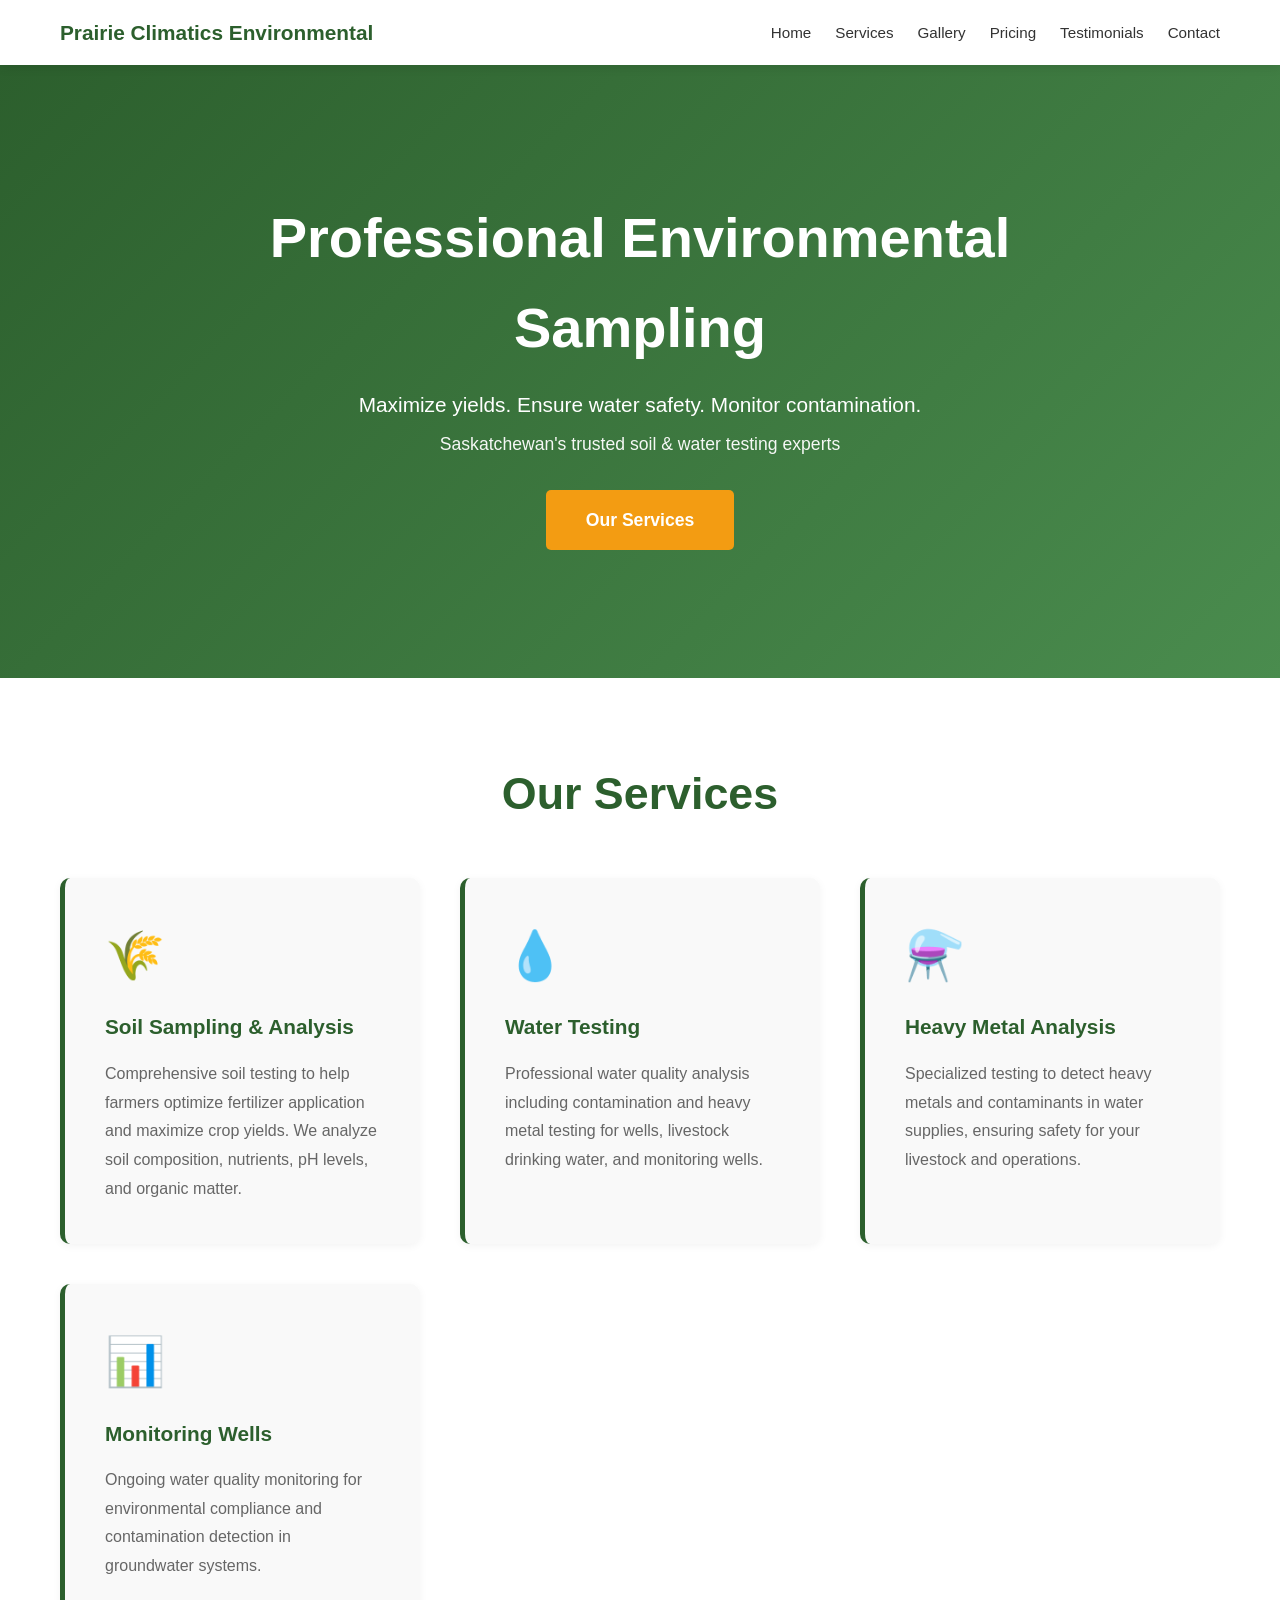
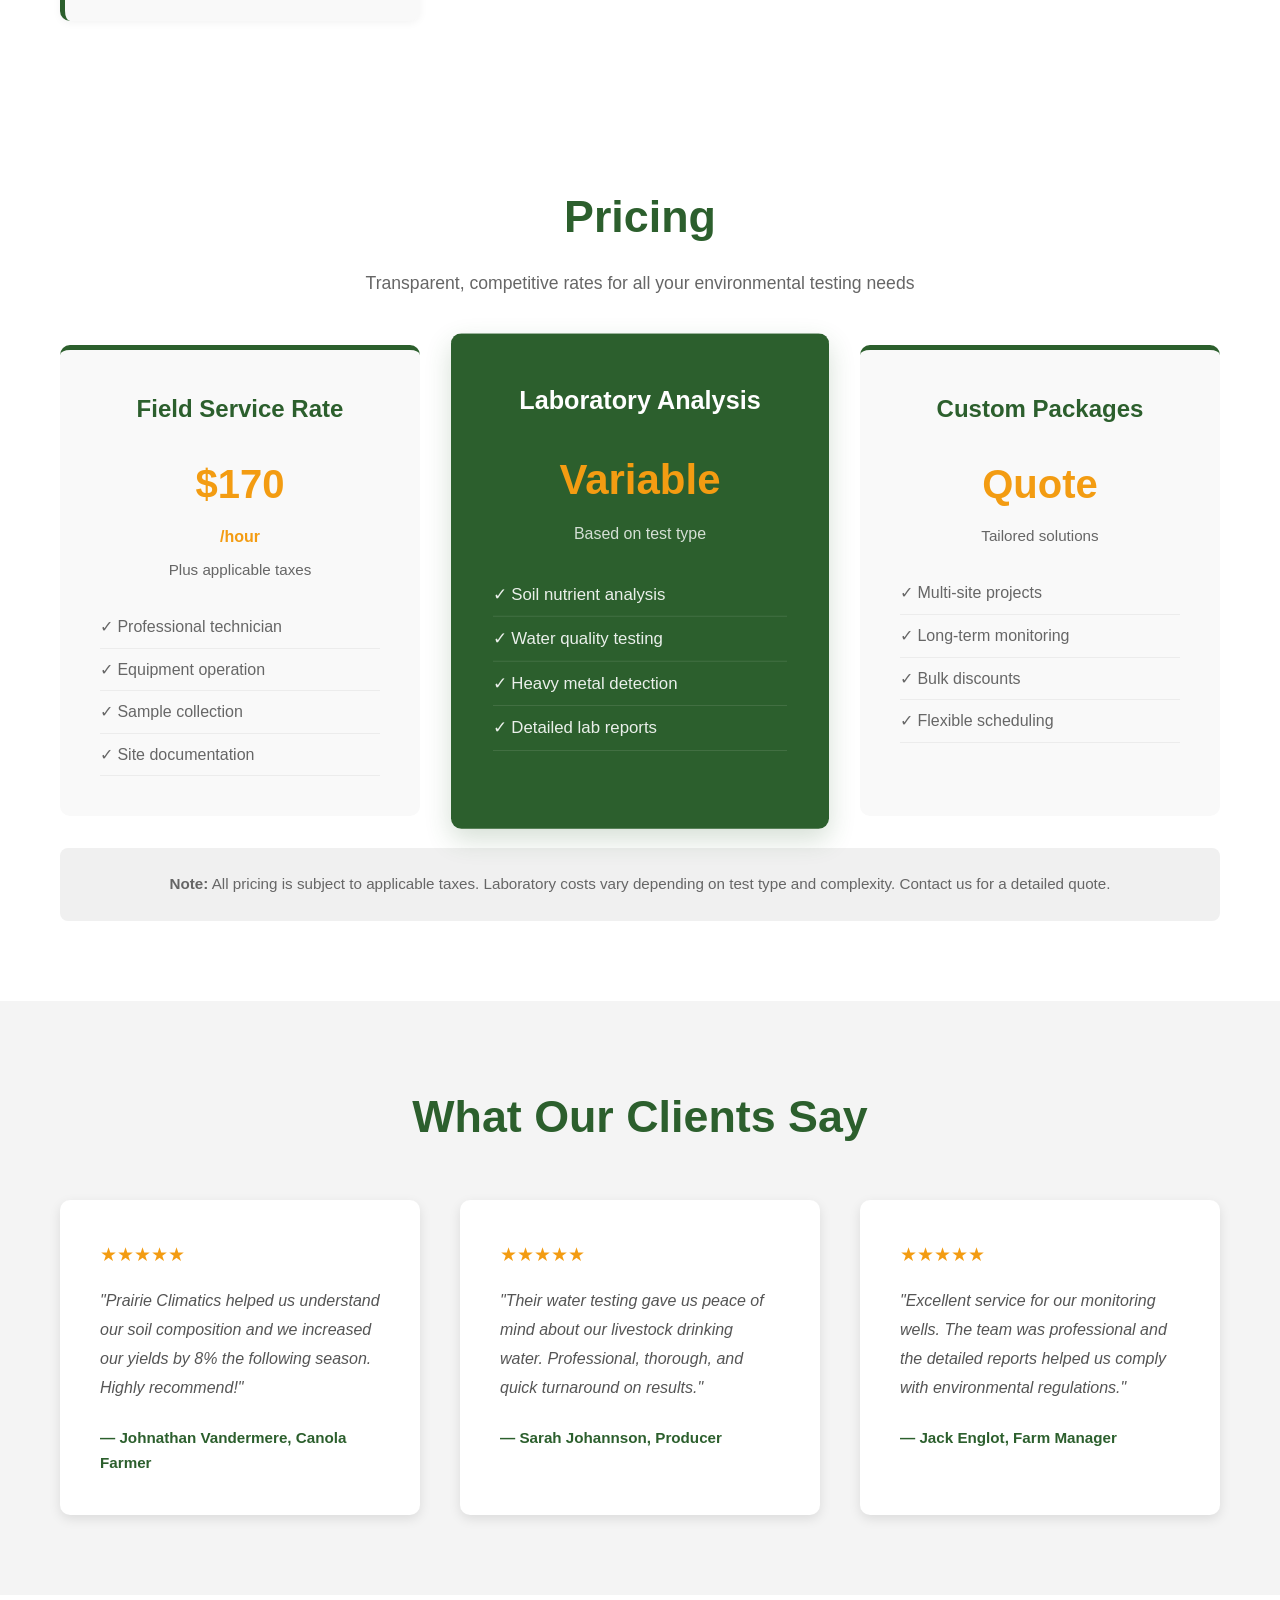
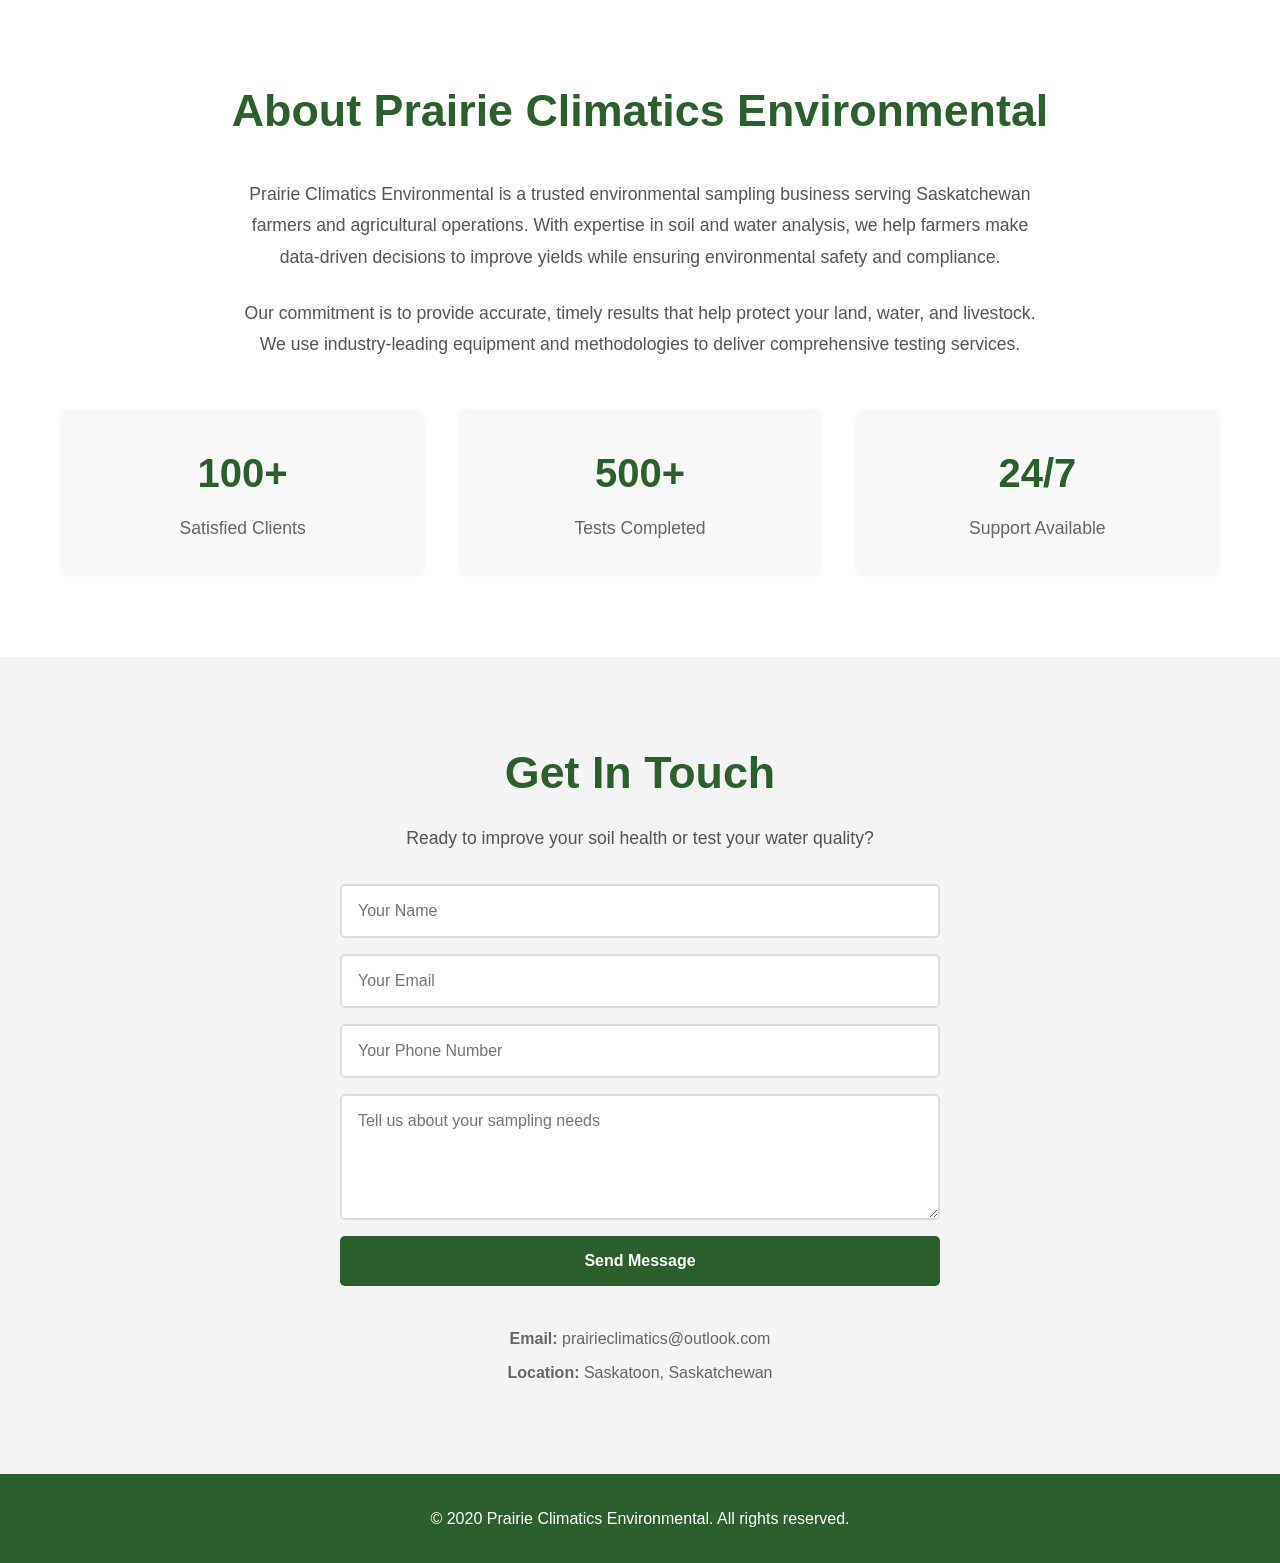
<file: index.html>
<!DOCTYPE html>
<html lang="en">
<head>
    <meta charset="UTF-8">
    <meta name="viewport" content="width=device-width, initial-scale=1.0">
    <meta name="description" content="Prairie Climatics Environmental - Professional soil and water testing services for Saskatchewan farmers. Soil sampling, water quality analysis, heavy metal testing, and monitoring wells.">
    <meta name="keywords" content="soil testing, water testing, environmental sampling, Saskatchewan, farmers, heavy metals">
    <meta name="author" content="Prairie Climatics Environmental">
    <meta property="og:title" content="Prairie Climatics Environmental - Soil & Water Testing">
    <meta property="og:description" content="Professional environmental sampling services for Saskatchewan farmers and agricultural operations.">
    <meta property="og:image" content="https://prairieclimaticsenvironmental.github.io/images/logo.png">
    <meta property="og:url" content="https://prairieclimatics.github.io/prairieclimaticsenvironmental/">
    <title>Prairie Climatics Environmental - Soil & Water Testing</title>
    <link rel="stylesheet" href="styles.css">
    <link rel="icon" type="image/png" href="images/logo.png">
</head>
<body>
    <nav class="navbar">
        <div class="container">
            <div class="logo-container">
                <span class="logo-text">Prairie Climatics Environmental</span>
            </div>
            <ul class="nav-links">
                <li><a href="#home">Home</a></li>
                <li><a href="#services">Services</a></li>
                <li><a href="#gallery">Gallery</a></li>
                <li><a href="#pricing">Pricing</a></li>
                <li><a href="#testimonials">Testimonials</a></li>
                <li><a href="#contact">Contact</a></li>
            </ul>
        </div>
    </nav>

    <section id="home" class="hero">
        <div class="hero-content">
            <h1>Professional Environmental Sampling</h1>
            <p>Maximize yields. Ensure water safety. Monitor contamination.</p>
            <p class="subtitle">Saskatchewan's trusted soil & water testing experts</p>
            <a href="#services" class="cta-button">Our Services</a>
        </div>
    </section>

    <section id="services" class="services">
        <div class="container">
            <h2>Our Services</h2>
            <div class="services-grid">
                <div class="service-card">
                    <div class="service-icon">🌾</div>
                    <h3>Soil Sampling & Analysis</h3>
                    <p>Comprehensive soil testing to help farmers optimize fertilizer application and maximize crop yields. We analyze soil composition, nutrients, pH levels, and organic matter.</p>
                </div>
                <div class="service-card">
                    <div class="service-icon">💧</div>
                    <h3>Water Testing</h3>
                    <p>Professional water quality analysis including contamination and heavy metal testing for wells, livestock drinking water, and monitoring wells.</p>
                </div>
                <div class="service-card">
                    <div class="service-icon">⚗️</div>
                    <h3>Heavy Metal Analysis</h3>
                    <p>Specialized testing to detect heavy metals and contaminants in water supplies, ensuring safety for your livestock and operations.</p>
                </div>
                <div class="service-card">
                    <div class="service-icon">📊</div>
                    <h3>Monitoring Wells</h3>
                    <p>Ongoing water quality monitoring for environmental compliance and contamination detection in groundwater systems.</p>
                </div>
            </div>
        </div>
    </section>

    <section id="pricing" class="pricing">
        <div class="container">
            <h2>Pricing</h2>
            <p class="pricing-intro">Transparent, competitive rates for all your environmental testing needs</p>
            <div class="pricing-grid">
                <div class="pricing-card">
                    <h3>Field Service Rate</h3>
                    <div class="price">$170<span>/hour</span></div>
                    <p class="price-note">Plus applicable taxes</p>
                    <ul class="price-features">
                        <li>✓ Professional technician</li>
                        <li>✓ Equipment operation</li>
                        <li>✓ Sample collection</li>
                        <li>✓ Site documentation</li>
                    </ul>
                </div>
                <div class="pricing-card featured">
                    <h3>Laboratory Analysis</h3>
                    <div class="price">Variable</div>
                    <p class="price-note">Based on test type</p>
                    <ul class="price-features">
                        <li>✓ Soil nutrient analysis</li>
                        <li>✓ Water quality testing</li>
                        <li>✓ Heavy metal detection</li>
                        <li>✓ Detailed lab reports</li>
                    </ul>
                </div>
                <div class="pricing-card">
                    <h3>Custom Packages</h3>
                    <div class="price">Quote</div>
                    <p class="price-note">Tailored solutions</p>
                    <ul class="price-features">
                        <li>✓ Multi-site projects</li>
                        <li>✓ Long-term monitoring</li>
                        <li>✓ Bulk discounts</li>
                        <li>✓ Flexible scheduling</li>
                    </ul>
                </div>
            </div>
            <div class="pricing-note">
                <p><strong>Note:</strong> All pricing is subject to applicable taxes. Laboratory costs vary depending on test type and complexity. Contact us for a detailed quote.</p>
            </div>
        </div>
    </section>

    <section id="testimonials" class="testimonials">
        <div class="container">
            <h2>What Our Clients Say</h2>
            <div class="testimonials-grid">
                <div class="testimonial-card">
                    <div class="stars">★★★★★</div>
                    <p class="testimonial-text">"Prairie Climatics helped us understand our soil composition and we increased our yields by 8% the following season. Highly recommend!"</p>
                    <p class="testimonial-author">— Johnathan Vandermere, Canola Farmer</p>
                </div>
                <div class="testimonial-card">
                    <div class="stars">★★★★★</div>
                    <p class="testimonial-text">"Their water testing gave us peace of mind about our livestock drinking water. Professional, thorough, and quick turnaround on results."</p>
                    <p class="testimonial-author">— Sarah Johannson, Producer</p>
                </div>
                <div class="testimonial-card">
                    <div class="stars">★★★★★</div>
                    <p class="testimonial-text">"Excellent service for our monitoring wells. The team was professional and the detailed reports helped us comply with environmental regulations."</p>
                    <p class="testimonial-author">— Jack Englot, Farm Manager</p>
                </div>
            </div>
        </div>
    </section>

    <section id="about" class="about">
        <div class="container">
            <h2>About Prairie Climatics Environmental</h2>
            <p>Prairie Climatics Environmental is a trusted environmental sampling business serving Saskatchewan farmers and agricultural operations. With expertise in soil and water analysis, we help farmers make data-driven decisions to improve yields while ensuring environmental safety and compliance.</p>
            <p>Our commitment is to provide accurate, timely results that help protect your land, water, and livestock. We use industry-leading equipment and methodologies to deliver comprehensive testing services.</p>
            <div class="stats">
                <div class="stat">
                    <h3>100+</h3>
                    <p>Satisfied Clients</p>
                </div>
                <div class="stat">
                    <h3>500+</h3>
                    <p>Tests Completed</p>
                </div>
                <div class="stat">
                    <h3>24/7</h3>
                    <p>Support Available</p>
                </div>
            </div>
        </div>
    </section>

    <section id="contact" class="contact">
        <div class="container">
            <h2>Get In Touch</h2>
            <p>Ready to improve your soil health or test your water quality?</p>
            <form class="contact-form">
                <input type="text" placeholder="Your Name" required>
                <input type="email" placeholder="Your Email" required>
                <input type="tel" placeholder="Your Phone Number">
                <textarea placeholder="Tell us about your sampling needs" rows="5" required></textarea>
                <button type="submit" class="submit-button">Send Message</button>
            </form>
            <div class="contact-info">
                <p><strong>Email:</strong> prairieclimatics@outlook.com</p>
                <p><strong>Location:</strong> Saskatoon, Saskatchewan</p>
            </div>
        </div>
    </section>

    <footer>
        <div class="container">
            <p>&copy; 2020 Prairie Climatics Environmental. All rights reserved.</p>
        </div>
    </footer>

    <script src="script.js"></script>
</body>
</html>
</file>
<file: styles.css>
* {
    margin: 0;
    padding: 0;
    box-sizing: border-box;
}

body {
    font-family: 'Segoe UI', Tahoma, Geneva, Verdana, sans-serif;
    line-height: 1.6;
    color: #333;
    background-color: #f4f4f4;
}

.container {
    max-width: 1200px;
    margin: 0 auto;
    padding: 0 20px;
}

/* Navigation */
.navbar {
    background-color: #ffffff;
    box-shadow: 0 2px 10px rgba(0, 0, 0, 0.1);
    padding: 1rem 0;
    position: sticky;
    top: 0;
    z-index: 1000;
}

.navbar .container {
    display: flex;
    justify-content: space-between;
    align-items: center;
}

.logo-container {
    display: flex;
    align-items: center;
    gap: 1rem;
    text-decoration: none;
    color: #2c5f2d;
}

.logo-image {
    height: 50px;
    width: auto;
}

.logo-text {
    font-size: 1.3rem;
    font-weight: bold;
    color: #2c5f2d;
}

.nav-links {
    display: flex;
    list-style: none;
    gap: 1.5rem;
    flex-wrap: wrap;
}

.nav-links a {
    color: #333;
    text-decoration: none;
    transition: color 0.3s;
    font-weight: 500;
    font-size: 0.95rem;
}

.nav-links a:hover {
    color: #2c5f2d;
}

/* Hero Section */
.hero {
    background: linear-gradient(135deg, #2c5f2d 0%, #4a8c4e 100%);
    color: white;
    padding: 8rem 2rem;
    text-align: center;
    min-height: 500px;
    display: flex;
    align-items: center;
    justify-content: center;
}

.hero-content {
    max-width: 800px;
}

.hero h1 {
    font-size: 3.5rem;
    margin-bottom: 1rem;
    font-weight: bold;
}

.hero p {
    font-size: 1.3rem;
    margin-bottom: 0.5rem;
}

.hero .subtitle {
    font-size: 1.1rem;
    margin-bottom: 2rem;
    opacity: 0.95;
}

.cta-button {
    display: inline-block;
    background-color: #f39c12;
    color: white;
    padding: 1rem 2.5rem;
    text-decoration: none;
    border-radius: 5px;
    transition: all 0.3s;
    font-weight: bold;
    font-size: 1.1rem;
}

.cta-button:hover {
    background-color: #e67e22;
    transform: translateY(-2px);
    box-shadow: 0 5px 15px rgba(0, 0, 0, 0.2);
}

/* Services Section */
.services {
    padding: 5rem 0;
    background-color: white;
}

.services h2 {
    text-align: center;
    font-size: 2.8rem;
    margin-bottom: 3rem;
    color: #2c5f2d;
}

.services-grid {
    display: grid;
    grid-template-columns: repeat(auto-fit, minmax(280px, 1fr));
    gap: 2.5rem;
}

.service-card {
    background-color: #f9f9f9;
    padding: 2.5rem;
    border-radius: 10px;
    border-left: 5px solid #2c5f2d;
    transition: all 0.3s;
    box-shadow: 0 2px 8px rgba(0, 0, 0, 0.05);
}

.service-card:hover {
    transform: translateY(-5px);
    box-shadow: 0 10px 25px rgba(0, 0, 0, 0.1);
}

.service-icon {
    font-size: 3rem;
    margin-bottom: 1rem;
}

.service-card h3 {
    color: #2c5f2d;
    margin-bottom: 1rem;
    font-size: 1.3rem;
}

.service-card p {
    color: #666;
    line-height: 1.8;
}

/* Gallery Section */
.gallery {
    padding: 5rem 0;
    background-color: #f4f4f4;
}

.gallery h2 {
    text-align: center;
    font-size: 2.8rem;
    margin-bottom: 3rem;
    color: #2c5f2d;
}

.gallery-grid {
    display: grid;
    grid-template-columns: repeat(auto-fit, minmax(300px, 1fr));
    gap: 2.5rem;
}

.gallery-item {
    background-color: white;
    border-radius: 10px;
    overflow: hidden;
    box-shadow: 0 4px 12px rgba(0, 0, 0, 0.1);
    transition: transform 0.3s;
}

.gallery-item:hover {
    transform: scale(1.05);
}

.gallery-item img {
    width: 100%;
    height: 250px;
    object-fit: cover;
    background-color: #e0e0e0;
}

.gallery-item h3 {
    color: #2c5f2d;
    padding: 1.5rem 1.5rem 0.5rem;
    font-size: 1.2rem;
}

.gallery-item p {
    color: #666;
    padding: 0 1.5rem 1.5rem;
    font-size: 0.95rem;
}

/* Pricing Section */
.pricing {
    padding: 5rem 0;
    background-color: white;
}

.pricing h2 {
    text-align: center;
    font-size: 2.8rem;
    margin-bottom: 1rem;
    color: #2c5f2d;
}

.pricing-intro {
    text-align: center;
    font-size: 1.1rem;
    color: #666;
    margin-bottom: 3rem;
}

.pricing-grid {
    display: grid;
    grid-template-columns: repeat(auto-fit, minmax(300px, 1fr));
    gap: 2.5rem;
    margin-bottom: 2rem;
}

.pricing-card {
    background-color: #f9f9f9;
    padding: 2.5rem;
    border-radius: 10px;
    border-top: 5px solid #2c5f2d;
    transition: all 0.3s;
    text-align: center;
}

.pricing-card.featured {
    background-color: #2c5f2d;
    color: white;
    transform: scale(1.05);
    box-shadow: 0 10px 25px rgba(44, 95, 45, 0.2);
}

.pricing-card:hover {
    box-shadow: 0 10px 25px rgba(0, 0, 0, 0.1);
}

.pricing-card h3 {
    color: #2c5f2d;
    margin-bottom: 1.5rem;
    font-size: 1.5rem;
}

.pricing-card.featured h3 {
    color: white;
}

.price {
    font-size: 2.5rem;
    font-weight: bold;
    color: #f39c12;
    margin-bottom: 0.5rem;
}

.pricing-card.featured .price {
    color: #f39c12;
}

.price span {
    font-size: 1rem;
    display: block;
    margin-top: 0.5rem;
}

.price-note {
    color: #666;
    margin-bottom: 1.5rem;
    font-size: 0.95rem;
}

.pricing-card.featured .price-note {
    color: rgba(255, 255, 255, 0.8);
}

.price-features {
    list-style: none;
    text-align: left;
    color: #666;
}

.pricing-card.featured .price-features {
    color: rgba(255, 255, 255, 0.9);
}

.price-features li {
    padding: 0.5rem 0;
    border-bottom: 1px solid rgba(0, 0, 0, 0.05);
}

.pricing-card.featured .price-features li {
    border-bottom-color: rgba(255, 255, 255, 0.1);
}

.pricing-note {
    background-color: #f0f0f0;
    padding: 1.5rem;
    border-radius: 8px;
    text-align: center;
    color: #666;
    font-size: 0.95rem;
}

/* Testimonials Section */
.testimonials {
    padding: 5rem 0;
    background-color: #f4f4f4;
}

.testimonials h2 {
    text-align: center;
    font-size: 2.8rem;
    margin-bottom: 3rem;
    color: #2c5f2d;
}

.testimonials-grid {
    display: grid;
    grid-template-columns: repeat(auto-fit, minmax(300px, 1fr));
    gap: 2.5rem;
}

.testimonial-card {
    background-color: white;
    padding: 2.5rem;
    border-radius: 10px;
    box-shadow: 0 4px 12px rgba(0, 0, 0, 0.1);
    transition: all 0.3s;
}

.testimonial-card:hover {
    transform: translateY(-5px);
    box-shadow: 0 10px 25px rgba(0, 0, 0, 0.15);
}

.stars {
    color: #f39c12;
    font-size: 1.2rem;
    margin-bottom: 1rem;
}

.testimonial-text {
    color: #555;
    font-style: italic;
    margin-bottom: 1.5rem;
    line-height: 1.8;
}

.testimonial-author {
    color: #2c5f2d;
    font-weight: bold;
    font-size: 0.95rem;
}

/* About Section */
.about {
    padding: 5rem 0;
    background-color: white;
}

.about h2 {
    text-align: center;
    font-size: 2.8rem;
    margin-bottom: 2rem;
    color: #2c5f2d;
}

.about p {
    text-align: center;
    font-size: 1.1rem;
    color: #555;
    margin-bottom: 1.5rem;
    line-height: 1.8;
    max-width: 800px;
    margin-left: auto;
    margin-right: auto;
}

.stats {
    display: grid;
    grid-template-columns: repeat(auto-fit, minmax(200px, 1fr));
    gap: 2rem;
    margin-top: 3rem;
}

.stat {
    text-align: center;
    padding: 2rem;
    background-color: #f9f9f9;
    border-radius: 10px;
}

.stat h3 {
    font-size: 2.5rem;
    color: #2c5f2d;
    margin-bottom: 0.5rem;
}

.stat p {
    color: #666;
    margin: 0;
}

/* Contact Section */
.contact {
    padding: 5rem 0;
    background-color: #f4f4f4;
}

.contact h2 {
    text-align: center;
    font-size: 2.8rem;
    margin-bottom: 1rem;
    color: #2c5f2d;
}

.contact > .container > p {
    text-align: center;
    font-size: 1.1rem;
    margin-bottom: 2rem;
    color: #555;
}

.contact-form {
    max-width: 600px;
    margin: 2rem auto;
    display: flex;
    flex-direction: column;
    gap: 1rem;
}

.contact-form input,
.contact-form textarea {
    padding: 1rem;
    border: 2px solid #ddd;
    border-radius: 5px;
    font-family: inherit;
    font-size: 1rem;
    transition: border-color 0.3s;
}

.contact-form input:focus,
.contact-form textarea:focus {
    outline: none;
    border-color: #2c5f2d;
    box-shadow: 0 0 5px rgba(44, 95, 45, 0.3);
}

.submit-button {
    background-color: #2c5f2d;
    color: white;
    padding: 1rem 2rem;
    border: none;
    border-radius: 5px;
    font-size: 1rem;
    cursor: pointer;
    transition: all 0.3s;
    font-weight: bold;
}

.submit-button:hover {
    background-color: #1e4620;
    transform: translateY(-2px);
    box-shadow: 0 5px 15px rgba(0, 0, 0, 0.2);
}

.contact-info {
    text-align: center;
    margin-top: 2.5rem;
    color: #666;
    font-size: 1rem;
}

.contact-info p {
    margin-bottom: 0.5rem;
}

/* Footer */
footer {
    background-color: #2c5f2d;
    color: white;
    text-align: center;
    padding: 2rem 0;
}

footer p {
    margin: 0;
}

/* Responsive Design */
@media (max-width: 768px) {
    .nav-links {
        gap: 0.8rem;
        font-size: 0.85rem;
    }

    .logo-text {
        display: none;
    }

    .hero h1 {
        font-size: 2rem;
    }

    .hero p {
        font-size: 1rem;
    }

    .services h2,
    .gallery h2,
    .pricing h2,
    .testimonials h2,
    .about h2,
    .contact h2 {
        font-size: 1.8rem;
    }

    .services-grid,
    .gallery-grid,
    .pricing-grid,
    .testimonials-grid {
        grid-template-columns: 1fr;
    }

    .pricing-card.featured {
        transform: scale(1);
    }

    .stats {
        grid-template-columns: 1fr;
    }
}
</file>
